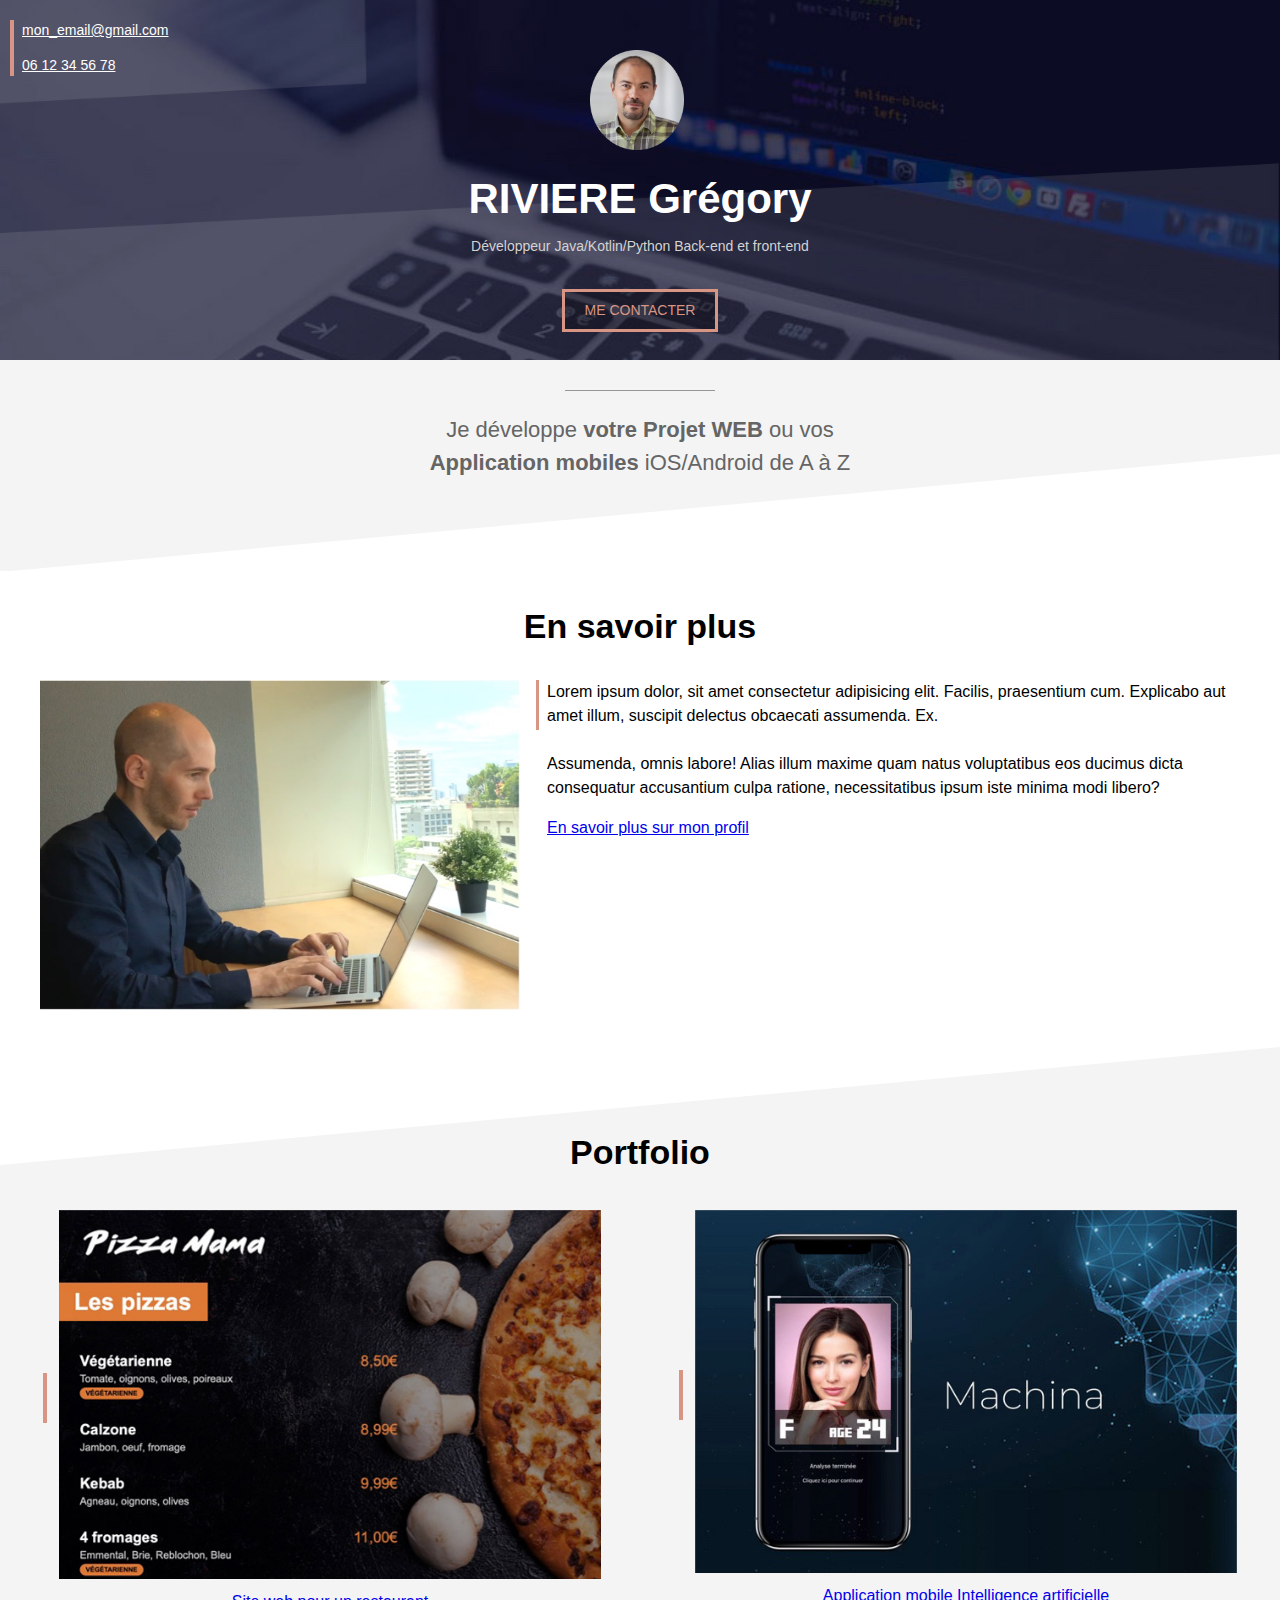
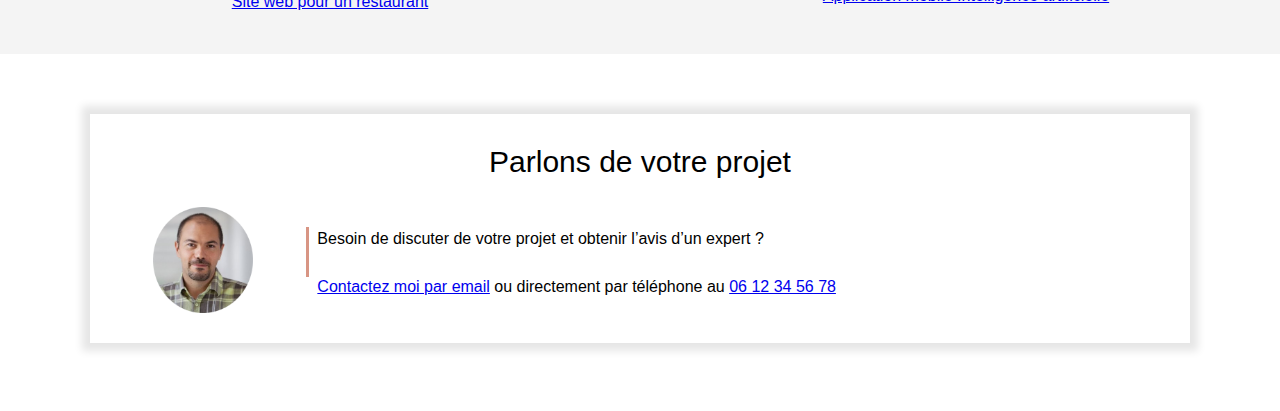
<file: html/site-pro/index.html>
<!DOCTYPE html>
<html lang="fr">
    <head>
        <title>Riviere Grégory</title>
        <meta charset="UTF-8">
        <meta name="viewport" content="width=device-width, initial-scale=1.0">
        <link rel="stylesheet" href="index.css"/>
    </head>
    <body>  
        <!-- COUVERTURE-->
        <div class="cover">
            <img src="resources/profile.png" class="cover-profile">
            <h1>RIVIERE Grégory</h1>
            <p>Développeur Java/Kotlin/Python Back-end et front-end</p>
            <div class="align-center">
                <a class="contact-button" href="mailto:mon_email@gmail.com?subject=Contact%20depuis%20mon%20site%20pro">ME CONTACTER</a>
            </div>
            <div class="cover-contact"> 
                <p><a href="mailto:mon_email@gmail.com?subject=Contact%20depuis%20mon%20site%20pro">mon_email@gmail.com</a></p>
                <p><a href="tel:+33612345678">06 12 34 56 78</a></p>
            </div>
        </div>

        <!-- SECTION GRISE 1-->
        <div class="section section-grise1">
            <div class="separateur"></div>
            <p>
                Je développe <b>votre Projet WEB</b> ou vos <b>Application mobiles</b> iOS/Android de A à Z
            </p>
        </div>

        <!-- SECTION BLANCHE-->
        <div class="section">
            <h2>En savoir plus</h2>
            <img src="resources/profile2.jpg" class="col-contenu">
            <div class="col-contenu float-right en-savoir-plus">
                <div class="texte-avec-ligne-verticale">
                    <p>
                        Lorem ipsum dolor, sit amet consectetur adipisicing elit. 
                        Facilis, praesentium cum. Explicabo aut amet illum, suscipit delectus obcaecati 
                        assumenda. Ex.<br>
                        <br>
                        Assumenda, omnis labore! Alias illum maxime quam natus 
                        voluptatibus eos ducimus dicta consequatur accusantium culpa ratione, 
                        necessitatibus ipsum iste minima modi libero?
                    </p>
                    <a href="https://www.linkedin.com/in/riviere-gregory/" target="_blank">
                        En savoir plus sur mon profil</a>
                </div>
            </div>
        </div>

        <!-- SECTION GRISE 2-->
        <div class="section section-grise2">
            <h2>Portfolio</h2>
            <table style="display: inline-block" class="col-portfolio">
                <tr>
                    <td><div class="barre-verticale"></div></td>
                    <td><img style="width: 100%" src="resources/project1small.jpg"></td>
                </tr>
                <tr>
                    <td></td>
                    <td align="center"><a href="portfolio-site-restaurant.html">Site web pour un restaurant</a></td>
                </tr>
            </table>
            <table class="col-portfolio float-right">
                <tr>
                    <td><div class="barre-verticale"></div></td>
                    <td><img style="width: 100%" src="resources/project2small.jpg"></td>
                </tr>
                <tr>
                    <td></td>
                    <td align="center"><a href="portfolio-application-mobile-ai.html">Application mobile Intelligence artificielle</a></td>
                </tr>
            </table>
        </div>

        <!-- SECTION BLANCHE-->
        <iframe src="contact-frame.html" scrolling="no"/>
    </body>
</html>
</file>
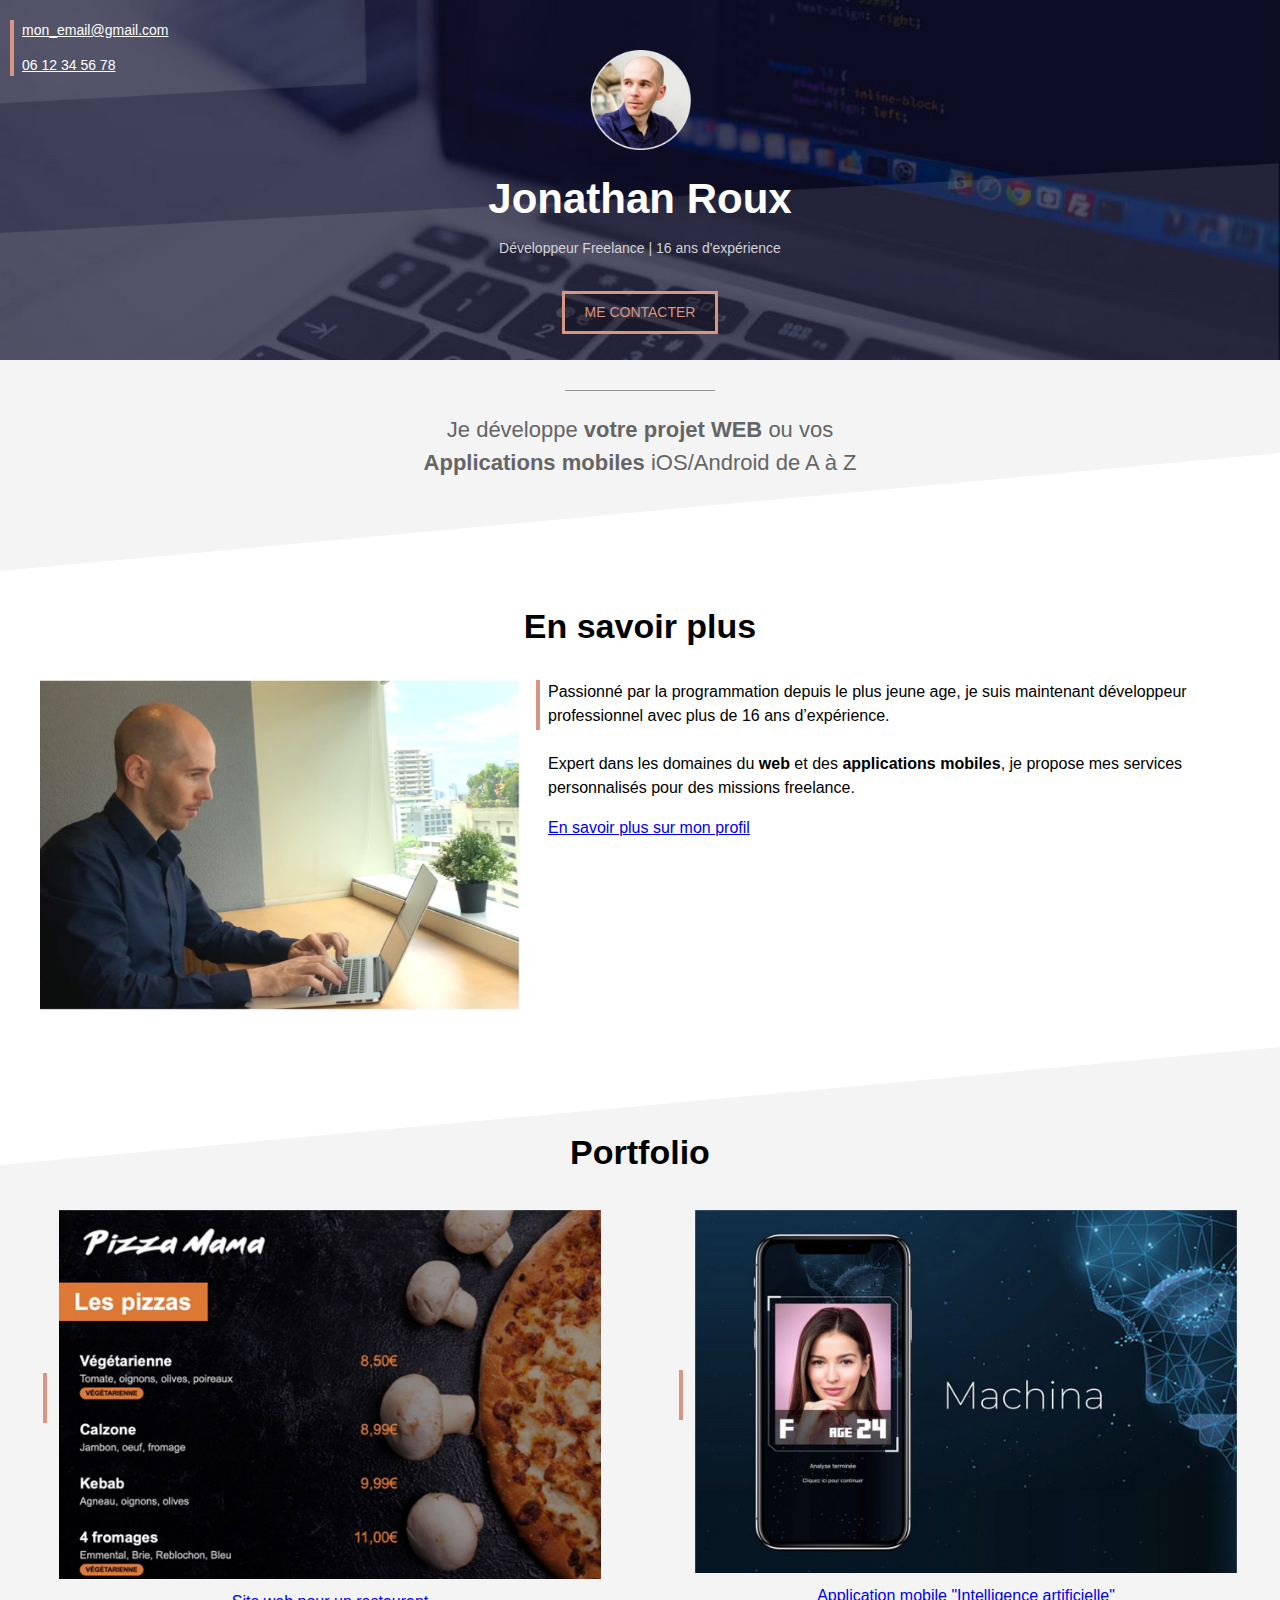
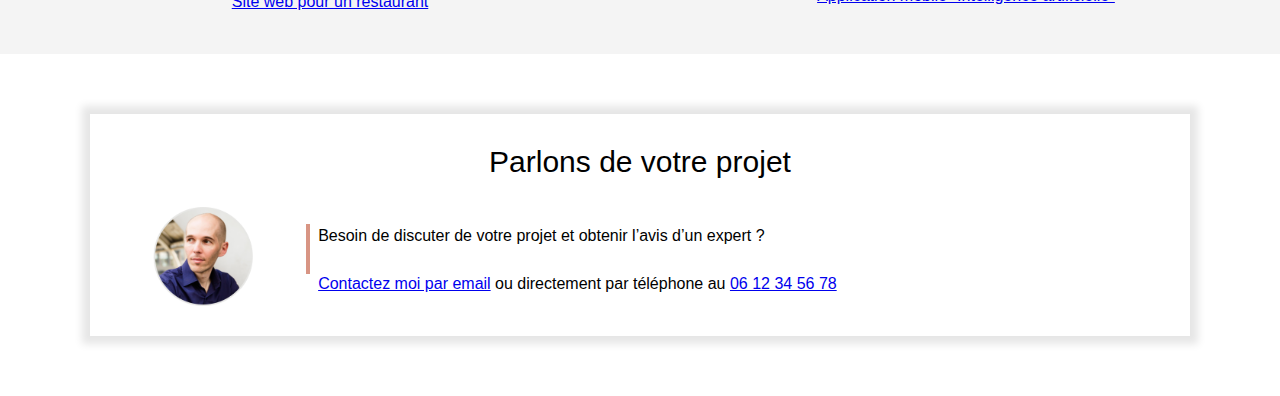
<file: PACK_RESSOURCES/2_WEB/4_site_web_pro/SITE_PRO-1-INDEX/index.html>
<!DOCTYPE html>
<html lang="fr">
<head>
    <meta charset="UTF-8">
    <meta name="viewport" content="width=device-width, initial-scale=1.0">
    <title>Jonathan Roux</title>
    <link rel="stylesheet" href="style.css">
</head>
<body>
    <!-- COUVERTURE -->
    <div class="cover">
        <img class="cover-profile" src="profile.png"/>
        <h1>Jonathan Roux</h1>
        <p>Développeur Freelance | 16 ans d'expérience</p>
        
        <div style="text-align: center;">
            <a class="contact-button" href="mailto:mon_email@gmail.com?subject=Contact%20depuis%20jonathanroux.com">ME CONTACTER</a>
        </div>
        <div class="cover-contact">
            <p><a href="mailto:mon_email@gmail.com?subject=Contact%20depuis%20jonathanroux.com">mon_email@gmail.com</a></p>
            <p><a href="tel:+33612345678">06 12 34 56 78</a></p>
        </div>
    </div>

    <!-- SECTION GRISE 1 -->
    <div class="section section-grise1">
        <div class="separateur"></div>
        <p>Je développe <b>votre projet WEB</b> ou vos <b>Applications mobiles</b> iOS/Android de A à Z</p>
    </div>

    <!-- SECTION BLANCHE -->
    <div class="section">
        <h2>En savoir plus</h2>
        <img src="profile2.jpg" class="col40"/>
        <div class="col60 float-right" style="padding-left: 16px;">
            <div class="texte-avec-ligne-verticale">
                <p>Passionné par la programmation depuis le plus jeune age, je suis maintenant développeur professionnel avec plus de 16 ans d’expérience.<br><br>
                    Expert dans les domaines du <b>web</b> et des <b>applications mobiles</b>, je propose mes services personnalisés pour des missions freelance.</p>
                <a href="https://www.linkedin.com/in/rouxjonathan" target="_blank">En savoir plus sur mon profil</a>
            </div>
        </div>
        
    </div>

    <!-- SECTION GRISE 2 -->
    <div class="section section-grise2">
        <h2>Portfolio</h2>
        <table class="col-portfolio" style="display:inline-block">
            <tr>
                <td><div class="barre-verticale"></div></td>
                <td><img style="width:100%" src="project1small.jpg"></td>
            </tr>
            <tr>
                <td></td>
                <td align="center"><a href="#">Site web pour un restaurant</a></td>
            </tr>
        </table>
        <table  class="col-portfolio float-right">
            <tr>
                <td><div class="barre-verticale"></div></td>
                <td><img style="width:100%" src="project2small.jpg"></td>
            </tr>
            <tr>
                <td></td>
                <td align="center"><a href="#">Application mobile "Intelligence artificielle"</a></td>
            </tr>
        </table>
    </div>

    <!-- SECTION BLANCHE -->
    <div class="section">
        <div class="frame">
            <p class="frame-title">Parlons de votre projet</p>
            <table style="width: 100%">
                <tr>
                    <td valign="top" align="center"><img src="profile.png" style="width: 100px"></td>
                    <td>
                        <div class="texte-avec-ligne-verticale"
                        style="margin-left: 20px">
                            <p>
                                Besoin de discuter de votre projet 
                                et obtenir l’avis d’un expert ?
                                <br><br>
                                <a href="mailto:mon_email@gmail.com?subject=Contact%20depuis%20jonathanroux.com">Contactez moi par email</a> ou directement
                                par téléphone au <a href="tel:+33612345678">06 12 34 56 78</a>

                            </p>
                        </div>
                    </td>
                </tr>
            </table>

        </div>
    </div>
</body>
</html>
</file>
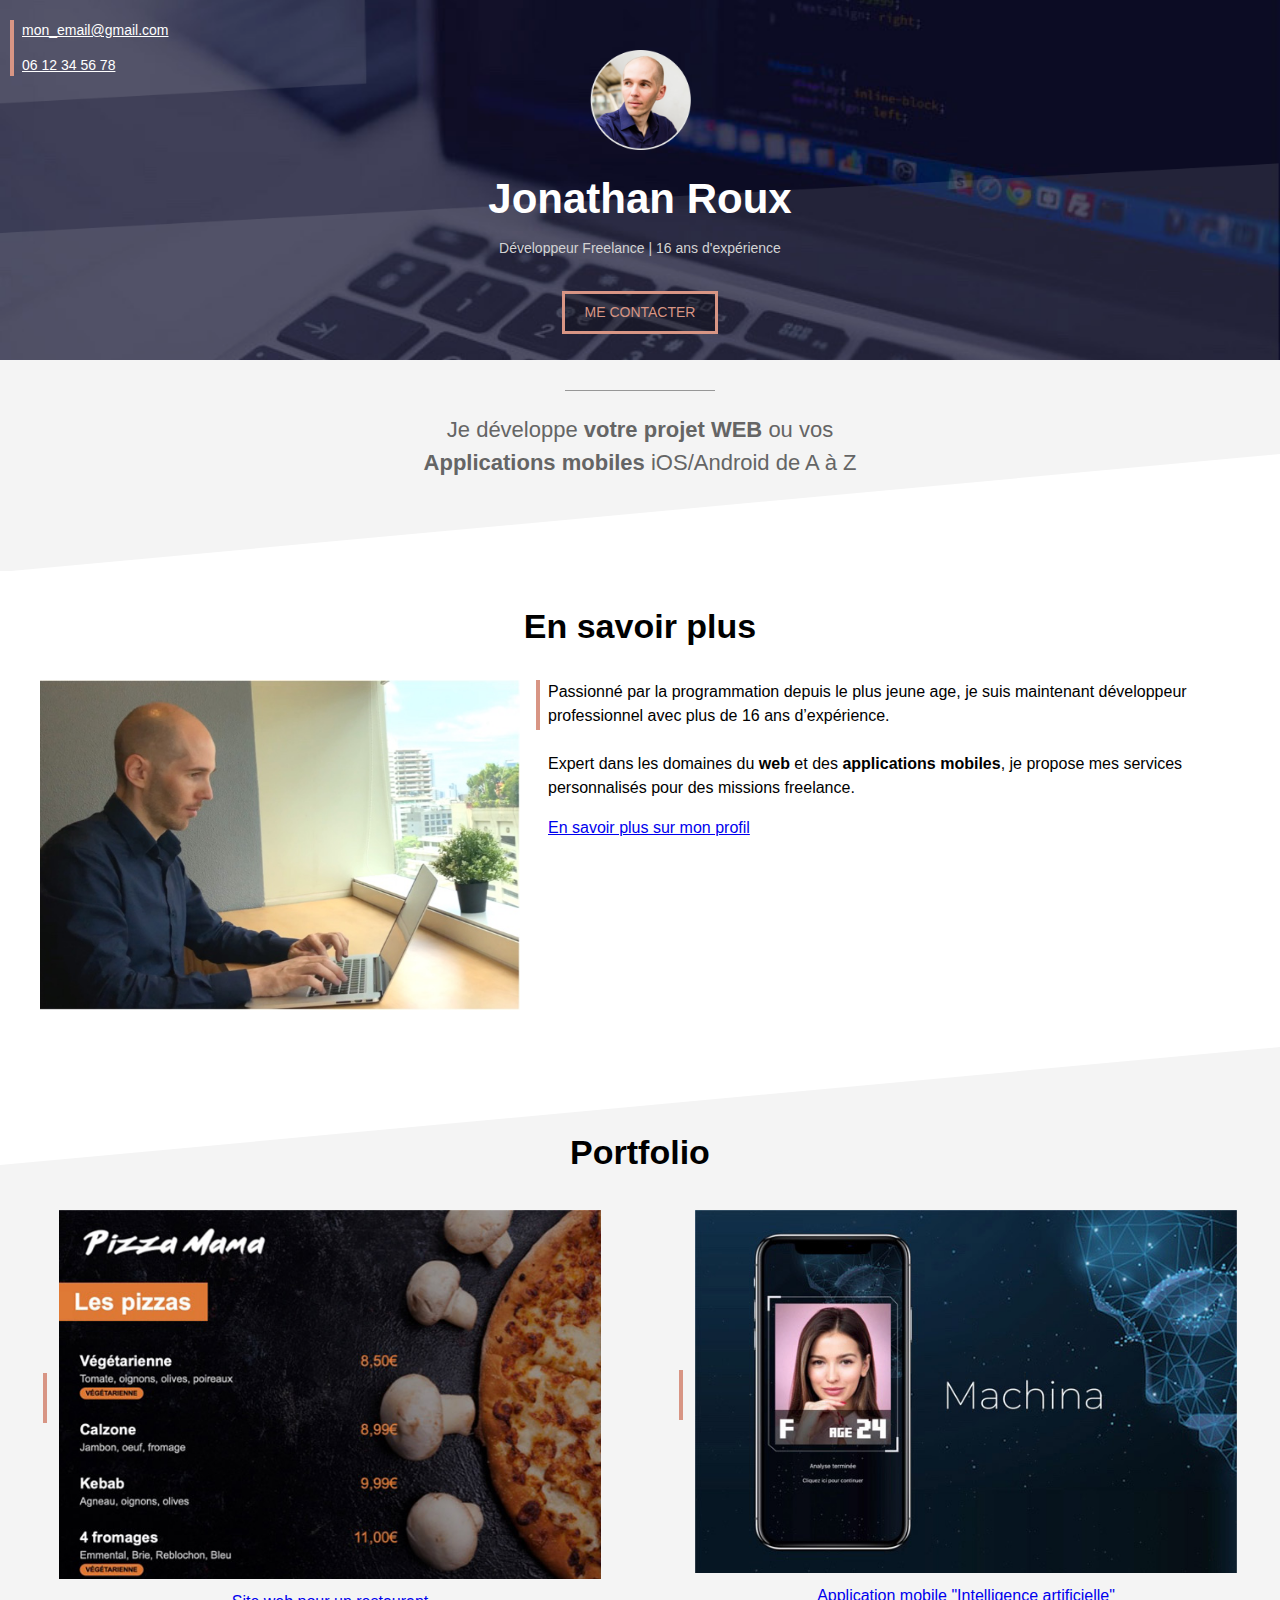
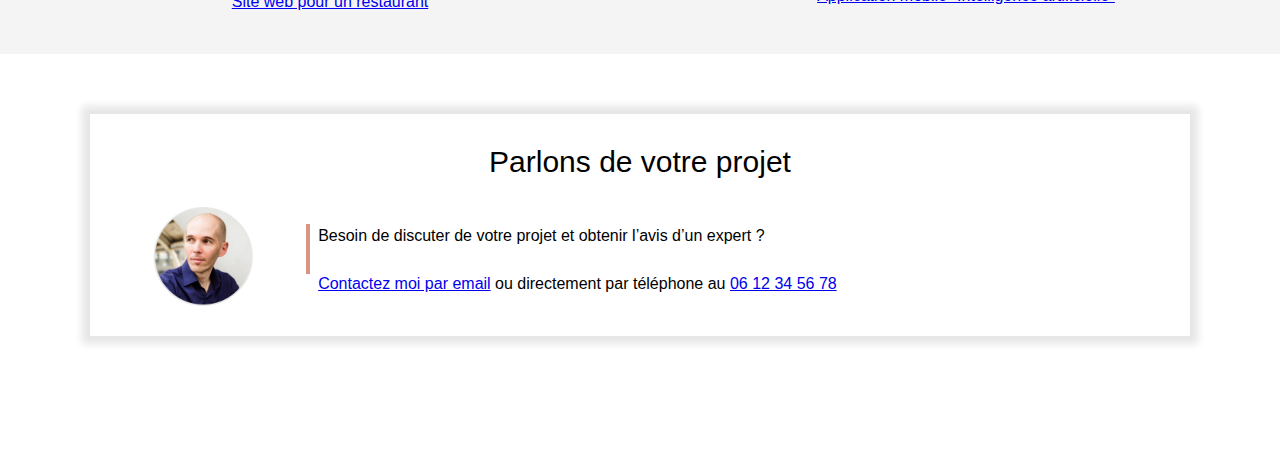
<file: PACK_RESSOURCES/2_WEB/4_site_web_pro/SITE_PRO-2-PORTFOLIO/index.html>
<!DOCTYPE html>
<html lang="fr">
<head>
    <meta charset="UTF-8">
    <meta name="viewport" content="width=device-width, initial-scale=1.0">
    <title>Jonathan Roux</title>
    <link rel="stylesheet" href="style.css">
</head>
<body>
    <!-- COUVERTURE -->
    <div class="cover">
        <img class="cover-profile" src="profile.png"/>
        <h1>Jonathan Roux</h1>
        <p>Développeur Freelance | 16 ans d'expérience</p>
        
        <div style="text-align: center;">
            <a class="contact-button" href="mailto:mon_email@gmail.com?subject=Contact%20depuis%20jonathanroux.com">ME CONTACTER</a>
        </div>
        <div class="cover-contact">
            <p><a href="mailto:mon_email@gmail.com?subject=Contact%20depuis%20jonathanroux.com">mon_email@gmail.com</a></p>
            <p><a href="tel:+33612345678">06 12 34 56 78</a></p>
        </div>
    </div>

    <!-- SECTION GRISE 1 -->
    <div class="section section-grise1">
        <div class="separateur"></div>
        <p>Je développe <b>votre projet WEB</b> ou vos <b>Applications mobiles</b> iOS/Android de A à Z</p>
    </div>

    <!-- SECTION BLANCHE -->
    <div class="section">
        <h2>En savoir plus</h2>
        <img src="profile2.jpg" class="col40"/>
        <div class="col60 float-right" style="padding-left: 16px;">
            <div class="texte-avec-ligne-verticale">
                <p>Passionné par la programmation depuis le plus jeune age, je suis maintenant développeur professionnel avec plus de 16 ans d’expérience.<br><br>
                    Expert dans les domaines du <b>web</b> et des <b>applications mobiles</b>, je propose mes services personnalisés pour des missions freelance.</p>
                <a href="https://www.linkedin.com/in/rouxjonathan" target="_blank">En savoir plus sur mon profil</a>
            </div>
        </div>
        
    </div>

    <!-- SECTION GRISE 2 -->
    <div class="section section-grise2">
        <h2>Portfolio</h2>
        <table class="col-portfolio" style="display:inline-block">
            <tr>
                <td><div class="barre-verticale"></div></td>
                <td><a href="portfolio-site-restaurant.html"><img style="width:100%" src="project1small.jpg"></a></td>
            </tr>
            <tr>
                <td></td>
                <td align="center"><a href="portfolio-site-restaurant.html">Site web pour un restaurant</a></td>
            </tr>
        </table>
        <table  class="col-portfolio float-right">
            <tr>
                <td><div class="barre-verticale"></div></td>
                <td><a href="portfolio-application-mobile-ai.html"><img style="width:100%" src="project2small.jpg"></a></td>
            </tr>
            <tr>
                <td></td>
                <td align="center"><a href="portfolio-application-mobile-ai.html">Application mobile "Intelligence artificielle"</a></td>
            </tr>
        </table>
    </div>

    <!-- SECTION BLANCHE FRAME -->
    <div class="section">
        <iframe src="contact-frame.html" scrolling="no"/>
    </div>
</body>
</html>
</file>
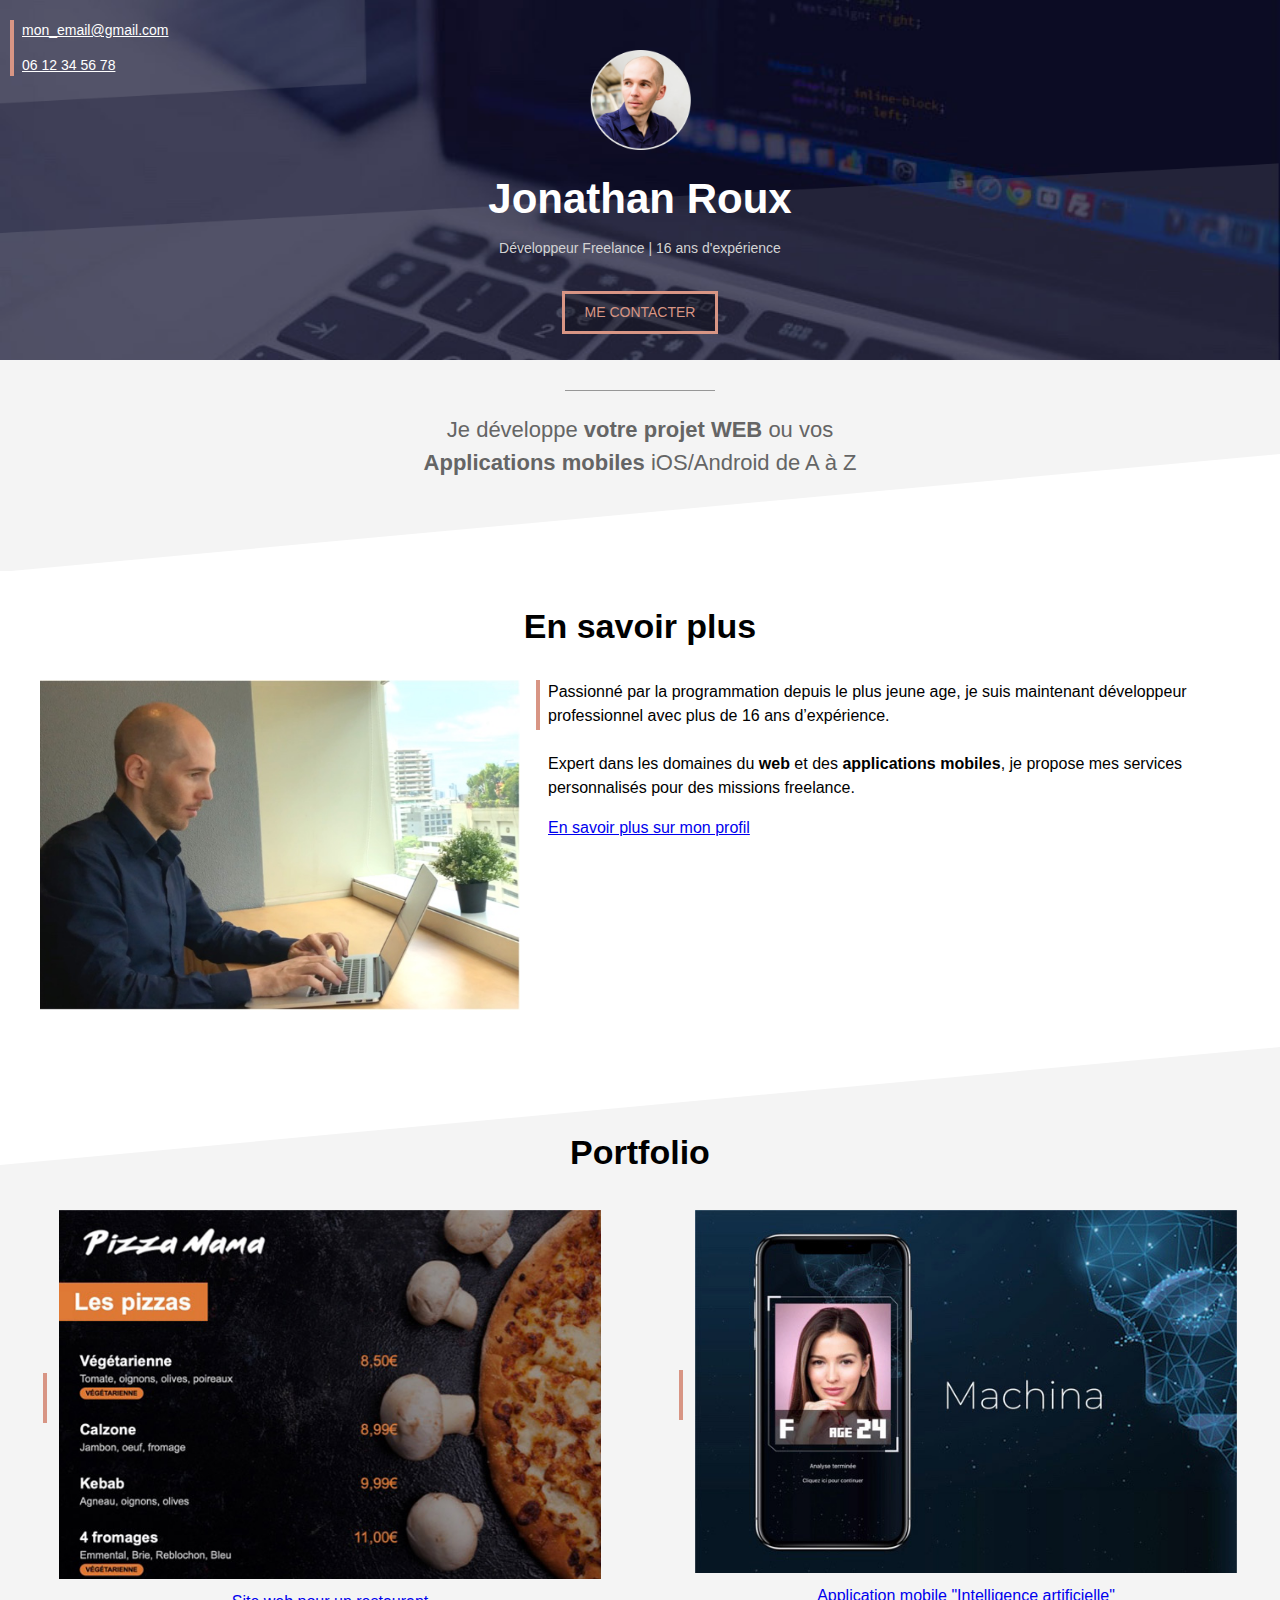
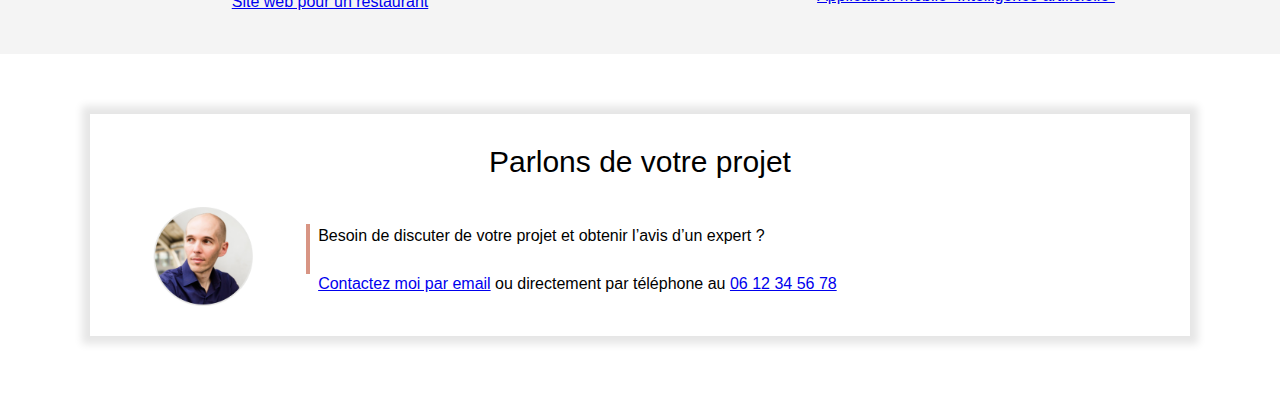
<file: PACK_RESSOURCES/2_WEB/4_site_web_pro/SITE_PRO-3-RESPONSIVE/index.html>
<!DOCTYPE html>
<html lang="fr">
<head>
    <meta charset="UTF-8">
    <meta name="viewport" content="width=device-width, initial-scale=1.0">
    <title>Jonathan Roux</title>
    <link rel="stylesheet" href="style.css">
</head>
<body>
    <!-- COUVERTURE -->
    <div class="cover">
        <img class="cover-profile" src="profile.png"/>
        <h1>Jonathan Roux</h1>
        <p>Développeur Freelance | 16 ans d'expérience</p>
        
        <div style="text-align: center;">
            <a class="contact-button" href="mailto:mon_email@gmail.com?subject=Contact%20depuis%20jonathanroux.com">ME CONTACTER</a>
        </div>
        <div class="cover-contact">
            <p><a href="mailto:mon_email@gmail.com?subject=Contact%20depuis%20jonathanroux.com">mon_email@gmail.com</a></p>
            <p><a href="tel:+33612345678">06 12 34 56 78</a></p>
        </div>
    </div>

    <!-- SECTION GRISE 1 -->
    <div class="section section-grise1">
        <div class="separateur"></div>
        <p>Je développe <b>votre projet WEB</b> ou vos <b>Applications mobiles</b> iOS/Android de A à Z</p>
    </div>

    <!-- SECTION BLANCHE -->
    <div class="section">
        <h2>En savoir plus</h2>
        <img src="profile2.jpg" class="col-contenu"/>
        <div class="col-contenu float-right">
            <div class="texte-avec-ligne-verticale">
                <p>Passionné par la programmation depuis le plus jeune age, je suis maintenant développeur professionnel avec plus de 16 ans d’expérience.<br><br>
                    Expert dans les domaines du <b>web</b> et des <b>applications mobiles</b>, je propose mes services personnalisés pour des missions freelance.</p>
                <a href="https://www.linkedin.com/in/rouxjonathan" target="_blank">En savoir plus sur mon profil</a>
            </div>
        </div>
        
    </div>

    <!-- SECTION GRISE 2 -->
    <div class="section section-grise2">
        <h2>Portfolio</h2>
        <table class="col-portfolio" style="display:inline-block">
            <tr>
                <td><div class="barre-verticale"></div></td>
                <td><a href="portfolio-site-restaurant.html"><img style="width:100%" src="project1small.jpg"></a></td>
            </tr>
            <tr>
                <td></td>
                <td align="center"><a href="portfolio-site-restaurant.html">Site web pour un restaurant</a></td>
            </tr>
        </table>
        <table  class="col-portfolio float-right">
            <tr>
                <td><div class="barre-verticale"></div></td>
                <td><a href="portfolio-application-mobile-ai.html"><img style="width:100%" src="project2small.jpg"></a></td>
            </tr>
            <tr>
                <td></td>
                <td align="center"><a href="portfolio-application-mobile-ai.html">Application mobile "Intelligence artificielle"</a></td>
            </tr>
        </table>
    </div>

    <!-- SECTION BLANCHE FRAME -->
    <iframe src="contact-frame.html" scrolling="no"/>
</body>
</html>
</file>
<file: html/site-pro/index.css>
* {
    box-sizing: border-box;
}

:root {
    --color1:#D89584;
    --color2: #F4F4F4;
}

body {
    margin: 0;
    font-family: Arial;
    line-height: 1.5;
}

iframe {
    width: 100%;
    border: none;
    height: 350px;
}

div.cover {
    background: url(resources/cover_overlay.png) no-repeat center/100% 100%,url(resources/cover.jpg) no-repeat center/cover;
    height: 360px;
    position: relative;
}

img.cover-profile {
    height: 100px;
    position: relative;
    left: 50%;
    margin-left: -50px;
    margin-top: 50px;
}

h1 {
    color: white;
    text-align: center;
    font-size: 42px;
    margin-top: 10px;
    margin-bottom: 0px;
}

h2 {
    text-align: center;
    font-size: 34px;
    margin-top: 0px;
}

div.cover p {
    color: lightgray;
    text-align: center;
    margin-top: 6px;
    font-size: 14px;
}

div.cover-contact {
    position: absolute;
    top: 20px;
    left: 10px;
    border-left: 4px solid var(--color1);
    padding-left: 8px;
}

div.cover-contact p {
    text-align: left;
    margin-top: 0px;
    margin-bottom: 0px;
}

/* Permet de selectionner le premier enfant*/
div.cover-contact p:first-child {
    margin-bottom: 14px;
}

div.cover-contact a {
    color: white;
    font-size: 14px;
}

a.contact-button {
    color: var(--color1);
    border: 3px solid var(--color1);
    padding: 8px 20px;
    text-decoration: none;
    background-color: #00000040;
    display: inline-block;
    margin-top: 18px;
    font-size: 14px;
}

a.contact-button-portfolio {
    position: absolute; 
    right: 20px; 
    top:5px;
}

div.align-center {
    text-align: center;
}

/* hover pour changer de style lorsque la souris passe dessus*/
a.contact-button:hover {
    color: white;
    border: 3px solid white;
}

.section {
    padding-left: 40px;
    padding-right: 40px;
    padding-top: 30px;
    padding-bottom: 30px;
    overflow: auto;
}

div.section-grise1 {   
    /* permet d'ajouter un triangle blanc pour le style de la div*/ 
    background: url(resources/triangle2white.svg) no-repeat center bottom -1px/100%;
    background-color: var(--color2);
    padding-bottom: 70px;
}

div.section-grise1 p {  
    font-size: 22px;
    color: #656565;
    text-align: center;
    max-width: 450px;
    margin-left: auto;
    margin-right: auto;    
}

div.section-grise2 {   
    /* permet d'ajouter un triangle blanc pour le style de la div*/ 
    background: url(resources/triangle1white.svg) no-repeat center top/100%;
    background-color: var(--color2);
    padding-top: 80px;
}

div.separateur {
    width: 150px;
    height: 1px;
    background-color: #979797;
    position: relative;
    left: 50%;
    margin-left: -75px;
}

img.col-contenu {
    width: 40%;
}

div.col-contenu {
    width: 60%;
}

.float-right {
    float: right;
}

.en-savoir-plus {
    padding-left: 16px;
}

div.texte-avec-ligne-verticale {
    border-left: 3px solid var(--color1);
    padding-left: 8px;
    height: 50px;
    display: inline-block;
}

div.texte-avec-ligne-verticale p {
    margin-top: 0;
}

div.barre-verticale{
    height: 50px;
    width: 4px;
    background-color: var(--color1);
    margin-right: 8px;
}

.col-portfolio {
    width: 47%;
}

div.frame {
    margin: 30px 50px;
    padding: 20px 30px;
    background-color: white;
    box-shadow: 0px 0px 8px 8px rgba(0, 0, 0, 0.1);

}

div.frame img {
    width: 100px;
}

p.frame-title {
    font-size: 30px;
    margin-top: 5px;
    margin-bottom: 20px;
    text-align: center;
}

/* PORTFOLIO */
.portfolio-header {
    height: 90px;
    background: url(resources/header.jpg) no-repeat center/cover;
    position: relative;
}

.portfolio-header-title {
    font-size: 26px;
    font-weight: bold;
    color: white;
    padding-top: 4px;
    padding-left: 8px;
}

h1.portfolio {
    font-size: 46px;
    color: black;
    line-height: 1;
    padding-top: 10px;
}

h2.portfolio {
    font-size: 26px;
    color: black;
    font-weight: normal;
    margin-bottom: 0;
}

a.portfolio-back {
    color: var(--color1);
    margin-left: -10px;
}

img.portfolio {
    width: 70%;
    max-width: 450px;
}

.display-mobile {
    display: none;
}


/* Style pour les téléphones*/
@media only screen and (max-width: 767px) {

    img.cover-profile {
        height: 90px;
        margin-top: 75px;
    }
    
    h1 {
        font-size: 38px;
        margin-top: 6px;
        margin-bottom: 0px;
    }
    
    div.cover p {
        margin-top: 2px;
        font-size: 13px;
    }

    .section {
        padding-left: 20px;
        padding-right: 20px;
    }
    
    div.section-grise1 {   
        padding-bottom: 40px;
    }

    h2 {
        font-size: 30px;
    }

    img.col-contenu {
        width: 100%;
    }
    
    div.col-contenu {
        width: 100%;
        padding-left: 0px;
        margin-top: 20px;
    }

    .col-portfolio {
        width: 100%;
        margin-bottom: 20px;
    }

    div.frame {
        margin: 0px 0px;
        padding: 0px 0px;
        box-shadow: none;
    }

    div.frame img {
        width: 70px;
    }


    /* POSTFOLIO - MOBILE */
    .portfolio-header-title {
        font-size: 19px;
        padding-top: 10px;
        padding-left: 4px;
    }

    a.contact-button {
        padding: 7px 12px;
        margin-top: 22px;
        font-size: 12px;
    }

    a.contact-button-portfolio {
        right: 12px; 
    }

    h1.portfolio {
        font-size: 40px;
    }
    
    h2.portfolio {
        font-size: 22px;
    }

    img.portfolio {
        width: 100%;
    }

    .display-mobile {
        display: block;
    }

}
</file>
<file: PACK_RESSOURCES/2_WEB/4_site_web_pro/SITE_PRO-1-INDEX/style.css>
* {
    box-sizing: border-box;
}


:root {
    --color1: #D89584;
    --color2: #F4F4F4;
}

body {
    margin: 0;
    font-family: Arial;
    line-height: 1.5;
}

div.cover {
    background: url(cover_overlay.png) no-repeat center/100% 100%,url(cover.jpg) no-repeat center/cover;
    height: 360px;
    position: relative;
}

img.cover-profile {
    height: 100px;
    position: relative;
    left: 50%;
    margin-left: -50px;
    margin-top: 50px;
}

h1 {
    color: white;
    text-align: center;
    font-size: 42px;
    margin-top: 10px;
    margin-bottom: 0px;
}

div.cover p {
    color: lightgray;
    text-align: center;
    margin-top: 8px;
    font-size: 14px;
}

div.cover-contact {
    /* background-color: #FF000080; */
    position: absolute;
    top: 20px;
    left: 10px;
    border-left: 4px solid var(--color1);
    padding-left: 8px;
}

div.cover-contact p {
    text-align: left;
    margin-top: 0px;
    margin-bottom: 0px;
}

div.cover-contact p:first-child {
    margin-bottom: 14px;
}

div.cover-contact * {
    color: white;
    font-size: 14px;
}

a.contact-button {
    color: var(--color1);
    border: 3px solid var(--color1);
    padding: 8px 20px;
    text-decoration: none;
    background-color: #00000040;
    display: inline-block;
    margin-top: 18px;
    font-size: 14px;
}

a.contact-button:hover {
    color: white;
    border: 3px solid white;
}

.section {
    padding-left: 40px;
    padding-right: 40px;
    padding-top: 30px;
    padding-bottom: 30px;
    overflow: auto;
}

div.section-grise1 {
    background: url(triangle2white.svg) no-repeat center bottom/100%;
    background-color: var(--color2);
    padding-bottom: 70px;
}

div.section-grise2 {
    background: url(triangle1white.svg) no-repeat center top/100%;
    background-color: var(--color2);
    padding-top: 80px;
}

h2 {
    text-align: center;
    font-size: 34px;
    margin-top: 0px;
}

div.separateur {
    background-color: #979797;
    height: 1px;
    width: 150px;
    position: relative;
    left: 50%;
    margin-left: -75px;
}

div.section-grise1 p {
    font-size: 22px;
    color: #656565;
    text-align: center;
    max-width: 450px;
    margin-left: auto;
    margin-right: auto;
}

.col40 {
    width: 40%;
}

.col60 {
    width: 60%;
}

.float-right {
    float: right;
}

div.texte-avec-ligne-verticale {
    border-left: 4px solid var(--color1);
    padding-left: 8px;
    height: 50px;
    display: inline-block;
}

div.texte-avec-ligne-verticale p {
    margin-top: 0;
}

div.barre-verticale {
    height: 50px;
    width: 4px;
    background-color: var(--color1);
    margin-right: 8px;
}

.col-portfolio {
    width: 47%;

}

div.frame {
    margin: 30px 50px;
    padding: 20px 30px;
    background-color: white;
    box-shadow: 0px 0px 8px 8px rgba(0, 0, 0, 0.1);

}

p.frame-title {
    font-size: 30px;
    margin-top: 5px;
    margin-bottom: 20px;
    text-align: center;
}
</file>
<file: PACK_RESSOURCES/2_WEB/4_site_web_pro/SITE_PRO-2-PORTFOLIO/style.css>
* {
    box-sizing: border-box;
}


:root {
    --color1: #D89584;
    --color2: #F4F4F4;
}

body {
    margin: 0;
    font-family: Arial;
    line-height: 1.5;
}

iframe {
    width: 100%;
    border: none;
    height: 350px;
}

div.cover {
    background: url(cover_overlay.png) no-repeat center/100% 100%,url(cover.jpg) no-repeat center/cover;
    height: 360px;
    position: relative;
}

img.cover-profile {
    height: 100px;
    position: relative;
    left: 50%;
    margin-left: -50px;
    margin-top: 50px;
}

h1 {
    color: white;
    text-align: center;
    font-size: 42px;
    margin-top: 10px;
    margin-bottom: 0px;
}

div.cover p {
    color: lightgray;
    text-align: center;
    margin-top: 8px;
    font-size: 14px;
}

div.cover-contact {
    /* background-color: #FF000080; */
    position: absolute;
    top: 20px;
    left: 10px;
    border-left: 4px solid var(--color1);
    padding-left: 8px;
}

div.cover-contact p {
    text-align: left;
    margin-top: 0px;
    margin-bottom: 0px;
}

div.cover-contact p:first-child {
    margin-bottom: 14px;
}

div.cover-contact * {
    color: white;
    font-size: 14px;
}

a.contact-button {
    color: var(--color1);
    border: 3px solid var(--color1);
    padding: 8px 20px;
    text-decoration: none;
    background-color: #00000040;
    display: inline-block;
    margin-top: 18px;
    font-size: 14px;
}

a.contact-button:hover {
    color: white;
    border: 3px solid white;
}

.section {
    padding-left: 40px;
    padding-right: 40px;
    padding-top: 30px;
    padding-bottom: 30px;
    overflow: auto;
}

div.section-grise1 {
    background: url(triangle2white.svg) no-repeat center bottom -1px/100%;
    background-color: var(--color2);
    padding-bottom: 70px;
}

div.section-grise2 {
    background: url(triangle1white.svg) no-repeat center top/100%;
    background-color: var(--color2);
    padding-top: 80px;
}

h2 {
    text-align: center;
    font-size: 34px;
    margin-top: 0px;
}

div.separateur {
    background-color: #979797;
    height: 1px;
    width: 150px;
    position: relative;
    left: 50%;
    margin-left: -75px;
}

div.section-grise1 p {
    font-size: 22px;
    color: #656565;
    text-align: center;
    max-width: 450px;
    margin-left: auto;
    margin-right: auto;
}

.col40 {
    width: 40%;
}

.col60 {
    width: 60%;
}

.float-right {
    float: right;
}

div.texte-avec-ligne-verticale {
    border-left: 4px solid var(--color1);
    padding-left: 8px;
    height: 50px;
    display: inline-block;
}

div.texte-avec-ligne-verticale p {
    margin-top: 0;
}

div.barre-verticale {
    height: 50px;
    width: 4px;
    background-color: var(--color1);
    margin-right: 8px;
}

.col-portfolio {
    width: 47%;

}

div.frame {
    margin: 30px 50px;
    padding: 20px 30px;
    background-color: white;
    box-shadow: 0px 0px 8px 8px rgba(0, 0, 0, 0.1);

}

p.frame-title {
    font-size: 30px;
    margin-top: 5px;
    margin-bottom: 20px;
    text-align: center;
}

/* PORTFOLIO */
.portfolio-header {
    height: 90px;
    background: url(header.jpg) no-repeat center/cover;
    position: relative;
}

.portfolio-header-title {
    font-size: 26px;
    font-weight: bold;
    color: white;
    padding-top: 4px;
    padding-left: 8px;
}

h1.portfolio {
    font-size: 46px;
    color: black;
    line-height: 1;
    padding-top: 10px;
}

h2.portfolio {
    font-size: 26px;
    color: black;
    font-weight: normal;
    margin-bottom: 0;
}

a.portfolio-back {
    color: var(--color1);
    margin-left: -10px;
}

img.portfolio {
    width: 70%;
    max-width: 550px;
}
</file>
<file: PACK_RESSOURCES/2_WEB/4_site_web_pro/SITE_PRO-3-RESPONSIVE/style.css>
* {
    box-sizing: border-box;
}


:root {
    --color1: #D89584;
    --color2: #F4F4F4;
}

body {
    margin: 0;
    font-family: Arial;
    line-height: 1.5;
}

iframe {
    width: 100%;
    border: none;
    height: 350px;
}

div.cover {
    background: url(cover_overlay.png) no-repeat center/100% 100%,url(cover.jpg) no-repeat center/cover;
    height: 360px;
    position: relative;
}

img.cover-profile {
    height: 100px;
    position: relative;
    left: 50%;
    margin-left: -50px;
    margin-top: 50px;
}

h1 {
    color: white;
    text-align: center;
    font-size: 42px;
    margin-top: 10px;
    margin-bottom: 0px;
}

div.cover p {
    color: lightgray;
    text-align: center;
    margin-top: 8px;
    font-size: 14px;
}

div.cover-contact {
    /* background-color: #FF000080; */
    position: absolute;
    top: 20px;
    left: 10px;
    border-left: 4px solid var(--color1);
    padding-left: 8px;
}

div.cover-contact p {
    text-align: left;
    margin-top: 0px;
    margin-bottom: 0px;
}

div.cover-contact p:first-child {
    margin-bottom: 14px;
}

div.cover-contact * {
    color: white;
    font-size: 14px;
}

a.contact-button {
    color: var(--color1);
    border: 3px solid var(--color1);
    padding: 8px 20px;
    text-decoration: none;
    background-color: #00000040;
    display: inline-block;
    margin-top: 18px;
    font-size: 14px;
}

a.contact-button-portfolio {
    position: absolute; 
    right: 20px; 
    top:5px;
}

a.contact-button:hover {
    color: white;
    border: 3px solid white;
}

.section {
    padding-left: 40px;
    padding-right: 40px;
    padding-top: 30px;
    padding-bottom: 30px;
    overflow: auto;
}

div.section-grise1 {
    background: url(triangle2white.svg) no-repeat center bottom -1px/100%;
    background-color: var(--color2);
    padding-bottom: 70px;
}

div.section-grise2 {
    background: url(triangle1white.svg) no-repeat center top/100%;
    background-color: var(--color2);
    padding-top: 80px;
}

h2 {
    text-align: center;
    font-size: 34px;
    margin-top: 0px;
}

div.separateur {
    background-color: #979797;
    height: 1px;
    width: 150px;
    position: relative;
    left: 50%;
    margin-left: -75px;
}

div.section-grise1 p {
    font-size: 22px;
    color: #656565;
    text-align: center;
    max-width: 450px;
    margin-left: auto;
    margin-right: auto;
}

img.col-contenu {
    width: 40%;
}

div.col-contenu {
    width: 60%;
    padding-left: 16px;
}

.float-right {
    float: right;
}

div.texte-avec-ligne-verticale {
    border-left: 4px solid var(--color1);
    padding-left: 8px;
    height: 50px;
    display: inline-block;
}

div.texte-avec-ligne-verticale p {
    margin-top: 0;
}

div.barre-verticale {
    height: 50px;
    width: 4px;
    background-color: var(--color1);
    margin-right: 8px;
}

.col-portfolio {
    width: 47%;

}

div.frame {
    margin: 30px 50px;
    padding: 20px 30px;
    background-color: white;
    box-shadow: 0px 0px 8px 8px rgba(0, 0, 0, 0.1);

}

p.frame-title {
    font-size: 30px;
    margin-top: 5px;
    margin-bottom: 20px;
    text-align: center;
}

div.frame img {
    width: 100px;
}

/* PORTFOLIO */
.portfolio-header {
    height: 90px;
    background: url(header.jpg) no-repeat center/cover;
    position: relative;
}

.portfolio-header-title {
    font-size: 26px;
    font-weight: bold;
    color: white;
    padding-top: 4px;
    padding-left: 8px;
}

h1.portfolio {
    font-size: 46px;
    color: black;
    line-height: 1;
    padding-top: 10px;
}

h2.portfolio {
    font-size: 26px;
    color: black;
    font-weight: normal;
    margin-bottom: 0;
}

a.portfolio-back {
    color: var(--color1);
    margin-left: -10px;
}

img.portfolio {
    width: 70%;
    max-width: 475px;
}

.display-mobile {
    display: none;
}


/* RESPONSIVE DESIGN : MOBILE */
@media only screen and (max-width: 767px) {
    img.cover-profile {
        height: 90px;
        margin-top: 75px;
    }
    
    h1 {
        font-size: 38px;
        margin-top: 6px;
        margin-bottom: 0px;
    }
    
    div.cover p {
        margin-top: 2px;
        font-size: 13px;
    }

    .section {
        padding-left: 20px;
        padding-right: 20px;
    }
    
    div.section-grise1 {
        padding-bottom: 40px;
    }

    h2 {
        font-size: 30px;
    }

    img.col-contenu {
        width: 100%;
    }
    
    div.col-contenu {
        width: 100%;
        padding-left: 0px;
        margin-top: 20px;
    }

    .col-portfolio {
        width: 100%;
        margin-bottom: 20px;
    }

    div.frame {
        margin: 0px 0px;
        padding: 0px 0px;
        box-shadow: none;
    }

    div.frame img {
        width: 70px;
    }

    /* POSTFOLIO - MOBILE */
    .portfolio-header-title {
        font-size: 19px;
        padding-top: 10px;
        padding-left: 4px;
    }

    a.contact-button {
        padding: 7px 12px;
        margin-top: 22px;
        font-size: 12px;
    }

    a.contact-button-portfolio {
        right: 12px; 
    }

    h1.portfolio {
        font-size: 40px;
    }
    
    h2.portfolio {
        font-size: 22px;
    }

    img.portfolio {
        width: 100%;
    }

    .display-mobile {
        display: block;
    }
}
</file>
